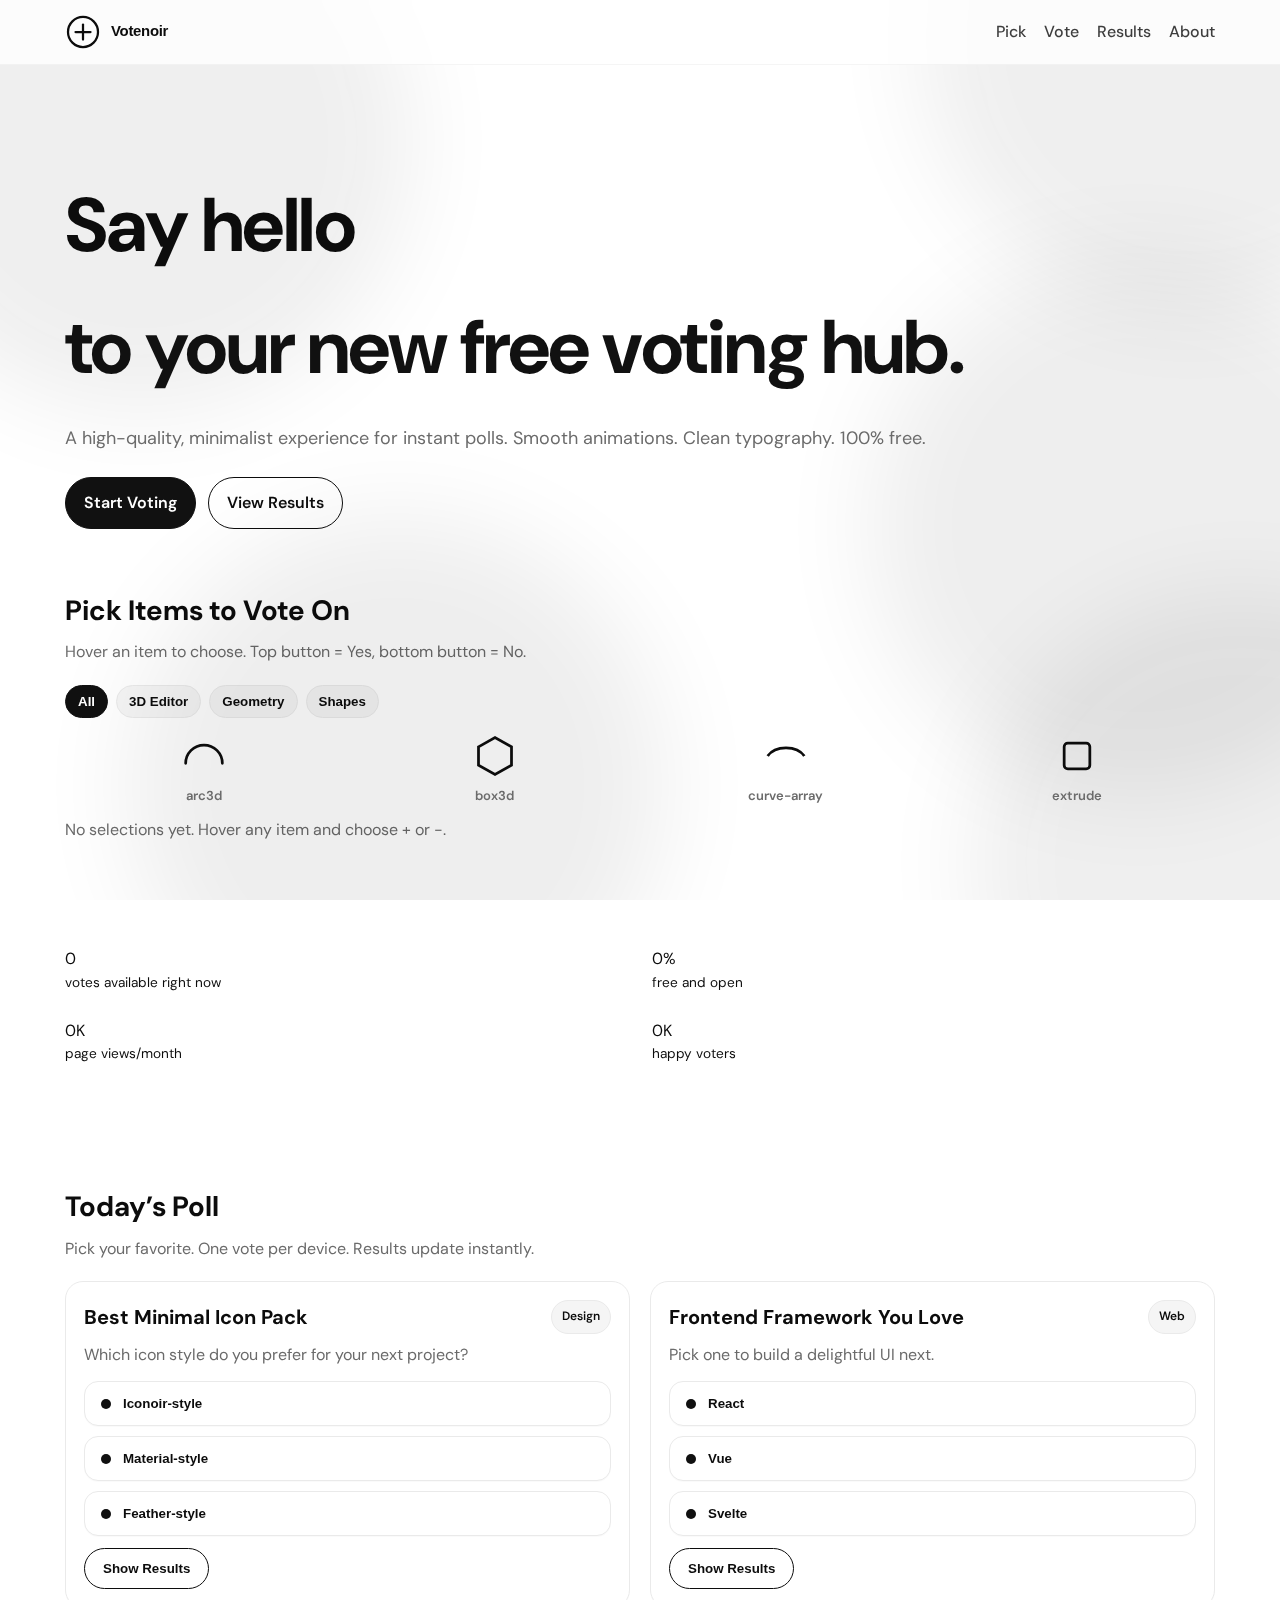
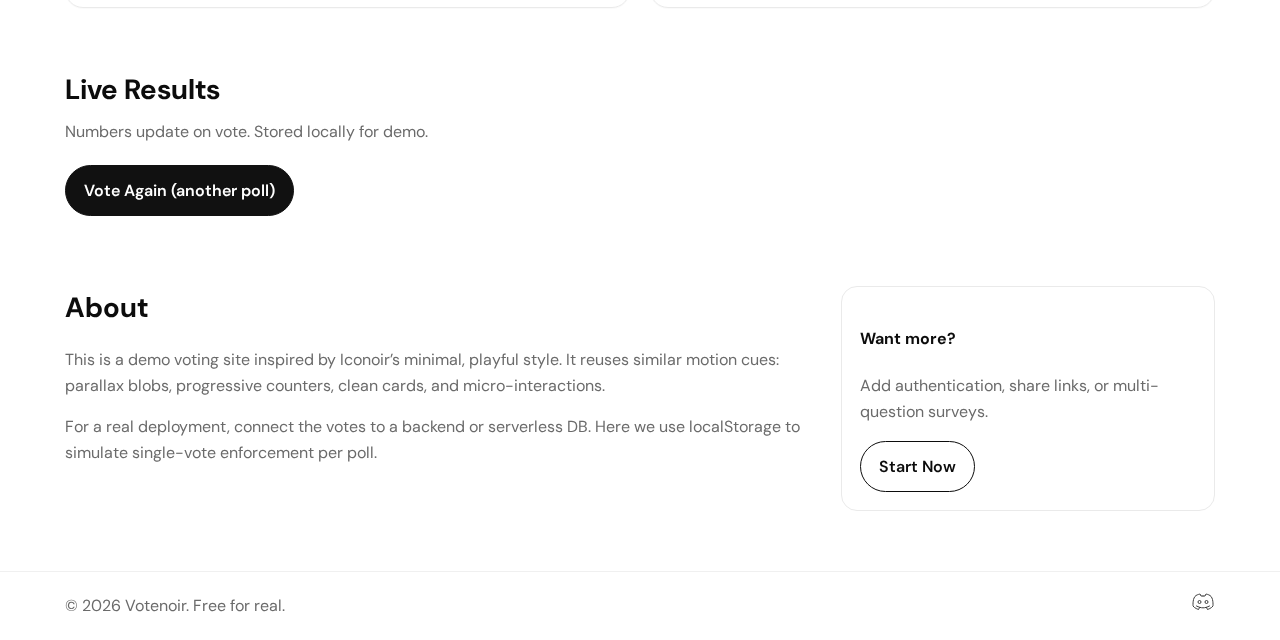
<file: index.html>
<!doctype html>
<html lang="en">
  <head>
    <meta charset="utf-8" />
    <meta name="viewport" content="width=device-width, initial-scale=1" />
    <title>Votenoir — Vote Your Favorite</title>
    <meta name="description" content="A sleek, animated voting site inspired by Iconoir styling." />

    <!-- Fonts -->
    <link rel="preconnect" href="https://fonts.googleapis.com" />
    <link rel="preconnect" href="https://fonts.gstatic.com" crossorigin>
    <link href="https://fonts.googleapis.com/css2?family=DM+Sans:wght@400;500;700&family=IBM+Plex+Mono:wght@400;700&display=swap" rel="stylesheet" />

    <!-- Styles -->
    <link rel="stylesheet" href="./styles.css" />
  </head>
  <body>
    <header class="site-header">
      <div class="container header-inner">
        <a class="brand" href="#">
          <svg class="brand-mark" width="36" height="36" viewBox="0 0 24 24" fill="none" xmlns="http://www.w3.org/2000/svg">
            <circle cx="12" cy="12" r="10" stroke="currentColor" stroke-width="1.5" />
            <path d="M7 12h10" stroke="currentColor" stroke-width="1.5" stroke-linecap="round" />
            <path d="M12 7v10" stroke="currentColor" stroke-width="1.5" stroke-linecap="round" />
          </svg>
          <img class="brand-text" src="./assets/logo.svg" alt="Votenoir" />
        </a>
        <nav class="nav">
          <a href="#pick" class="nav-link">Pick</a>
          <a href="#vote" class="nav-link">Vote</a>
          <a href="#results" class="nav-link">Results</a>
          <a href="#about" class="nav-link">About</a>
          <button class="hamburger" id="menuToggle" aria-label="Menu">
            <svg width="24" height="24" viewBox="0 0 24 24" fill="none" xmlns="http://www.w3.org/2000/svg">
              <path d="M3 6h18M3 12h18M3 18h18" stroke="currentColor" stroke-width="1.5" stroke-linecap="round" />
            </svg>
          </button>
        </nav>
      </div>
    </header>

    <!-- Parallax background shapes -->
    <div class="parallax">
      <div class="blob b1" data-parallax-factor="0.75"></div>
      <div class="blob b2" data-parallax-factor="1.5"></div>
      <div class="blob b3" data-parallax-factor="0.5"></div>
      <div class="blob b4" data-parallax-factor="1.25"></div>
      <div class="blob b5" data-parallax-factor="2"></div>
    </div>

    <!-- Hero -->
    <section class="hero">
      <div class="container">
        <h1 class="hero-line">Say hello</h1>
        <h1 class="hero-line accent">to your new free voting hub.</h1>
        <p class="subtitle">
          A high-quality, minimalist experience for instant polls. Smooth animations. Clean typography.
          100% free.
        </p>
        <div class="hero-cta">
          <a class="btn primary" href="#vote">Start Voting</a>
          <a class="btn ghost" href="#results">View Results</a>
        </div>
      </div>
    </section>

    <!-- Pick Grid (filter-like) -->
    <section id="pick" class="pick">
      <div class="container">
        <h2 class="section-title">Pick Items to Vote On</h2>
        <p class="section-subtitle">Hover an item to choose. Top button = Yes, bottom button = No.</p>
        <div class="filters" role="tablist" aria-label="Filter icons">
          <button class="filter-btn active" data-filter="all" role="tab" aria-selected="true">All</button>
          <button class="filter-btn" data-filter="3d" role="tab" aria-selected="false">3D Editor</button>
          <button class="filter-btn" data-filter="geometry" role="tab" aria-selected="false">Geometry</button>
          <button class="filter-btn" data-filter="shapes" role="tab" aria-selected="false">Shapes</button>
        </div>

        <div class="filter-grid">
          <!-- Sample tiles (replace with real items/images/icons) -->
          <div class="tile" data-item-id="arc3d" data-tags="3d,geometry">
            <div class="tile-canvas">
              <svg width="44" height="44" viewBox="0 0 24 24" fill="none" xmlns="http://www.w3.org/2000/svg">
                <path d="M22 16C22 10.48 17.52 6 12 6C6.48 6 2 10.48 2 16" stroke="currentColor" stroke-width="1.5" stroke-linecap="round"/>
              </svg>
            </div>
            <div class="tile-title">arc3d</div>
            <div class="tile-overlay">
              <button class="tile-action yes" data-pick="yes">Yes</button>
              <button class="tile-action no" data-pick="no">No</button>
              <div class="tile-tools">
                <button class="tool-btn copy-svg" aria-label="Copy SVG">Copy SVG</button>
                <button class="tool-btn download-svg" aria-label="Download SVG">Download</button>
              </div>
            </div>
          </div>

          <div class="tile" data-item-id="box3d" data-tags="3d,shapes">
            <div class="tile-canvas">
              <svg width="44" height="44" viewBox="0 0 24 24" fill="none" xmlns="http://www.w3.org/2000/svg">
                <path d="M3 7L12 2L21 7V17L12 22L3 17V7Z" stroke="currentColor" stroke-width="1.5"/>
              </svg>
            </div>
            <div class="tile-title">box3d</div>
            <div class="tile-overlay">
              <button class="tile-action yes" data-pick="yes">Yes</button>
              <button class="tile-action no" data-pick="no">No</button>
              <div class="tile-tools">
                <button class="tool-btn copy-svg" aria-label="Copy SVG">Copy SVG</button>
                <button class="tool-btn download-svg" aria-label="Download SVG">Download</button>
              </div>
            </div>
          </div>

          <div class="tile" data-item-id="curve-array" data-tags="geometry,shapes">
            <div class="tile-canvas">
              <svg width="44" height="44" viewBox="0 0 24 24" fill="none" xmlns="http://www.w3.org/2000/svg">
                <path d="M2 12C6 6 18 6 22 12" stroke="currentColor" stroke-width="1.5"/>
              </svg>
            </div>
            <div class="tile-title">curve-array</div>
            <div class="tile-overlay">
              <button class="tile-action yes" data-pick="yes">Yes</button>
              <button class="tile-action no" data-pick="no">No</button>
              <div class="tile-tools">
                <button class="tool-btn copy-svg" aria-label="Copy SVG">Copy SVG</button>
                <button class="tool-btn download-svg" aria-label="Download SVG">Download</button>
              </div>
            </div>
          </div>

          <div class="tile" data-item-id="extrude" data-tags="3d,geometry">
            <div class="tile-canvas">
              <svg width="44" height="44" viewBox="0 0 24 24" fill="none" xmlns="http://www.w3.org/2000/svg">
                <rect x="5" y="5" width="14" height="14" rx="2" stroke="currentColor" stroke-width="1.5"/>
              </svg>
            </div>
            <div class="tile-title">extrude</div>
            <div class="tile-overlay">
              <button class="tile-action yes" data-pick="yes">Yes</button>
              <button class="tile-action no" data-pick="no">No</button>
              <div class="tile-tools">
                <button class="tool-btn copy-svg" aria-label="Copy SVG">Copy SVG</button>
                <button class="tool-btn download-svg" aria-label="Download SVG">Download</button>
              </div>
            </div>
          </div>
        </div>

        <div class="pick-foot">
          <span class="muted" id="pick-summary" aria-live="polite"></span>
        </div>
      </div>
    </section>

    <!-- Stats -->
    <section class="stats">
      <div class="container stats-grid">
        <div class="stat">
          <div class="stat-number" data-count-to="1671">0</div>
          <div class="stat-label">votes available right now</div>
        </div>
        <div class="stat">
          <div class="stat-number" data-count-to="100">0%</div>
          <div class="stat-label">free and open</div>
        </div>
        <div class="stat">
          <div class="stat-number" data-count-to="109">0K</div>
          <div class="stat-label">page views/month</div>
        </div>
        <div class="stat">
          <div class="stat-number" data-count-to="41">0K</div>
          <div class="stat-label">happy voters</div>
        </div>
      </div>
    </section>

    <!-- Vote cards -->
    <section id="vote" class="vote">
      <div class="container">
        <h2 class="section-title">Today’s Poll</h2>
        <p class="section-subtitle">Pick your favorite. One vote per device. Results update instantly.</p>

        <div class="cards">
          <!-- Card Template Example -->
          <article class="card" data-poll-id="best-icon-pack">
            <div class="card-head">
              <h3 class="card-title">Best Minimal Icon Pack</h3>
              <span class="badge">Design</span>
            </div>
            <p class="card-desc">Which icon style do you prefer for your next project?</p>
            <div class="options">
              <button class="option" data-option="A">
                <span class="dot"></span>
                Iconoir-style
              </button>
              <button class="option" data-option="B">
                <span class="dot"></span>
                Material-style
              </button>
              <button class="option" data-option="C">
                <span class="dot"></span>
                Feather-style
              </button>
            </div>
            <div class="results hidden">
              <div class="bar" data-option="A"><span class="fill"></span><span class="label">Iconoir-style</span><span class="value">0%</span></div>
              <div class="bar" data-option="B"><span class="fill"></span><span class="label">Material-style</span><span class="value">0%</span></div>
              <div class="bar" data-option="C"><span class="fill"></span><span class="label">Feather-style</span><span class="value">0%</span></div>
            </div>
            <div class="foot">
              <button class="btn ghost show-results">Show Results</button>
              <span class="note" aria-live="polite"></span>
            </div>
          </article>

          <article class="card" data-poll-id="best-framework">
            <div class="card-head">
              <h3 class="card-title">Frontend Framework You Love</h3>
              <span class="badge">Web</span>
            </div>
            <p class="card-desc">Pick one to build a delightful UI next.</p>
            <div class="options">
              <button class="option" data-option="React"><span class="dot"></span>React</button>
              <button class="option" data-option="Vue"><span class="dot"></span>Vue</button>
              <button class="option" data-option="Svelte"><span class="dot"></span>Svelte</button>
            </div>
            <div class="results hidden">
              <div class="bar" data-option="React"><span class="fill"></span><span class="label">React</span><span class="value">0%</span></div>
              <div class="bar" data-option="Vue"><span class="fill"></span><span class="label">Vue</span><span class="value">0%</span></div>
              <div class="bar" data-option="Svelte"><span class="fill"></span><span class="label">Svelte</span><span class="value">0%</span></div>
            </div>
            <div class="foot">
              <button class="btn ghost show-results">Show Results</button>
              <span class="note" aria-live="polite"></span>
            </div>
          </article>
        </div>
      </div>
    </section>

    <!-- Results CTA -->
    <section id="results" class="results-cta">
      <div class="container">
        <h2 class="section-title">Live Results</h2>
        <p class="section-subtitle">Numbers update on vote. Stored locally for demo.</p>
        <a class="btn primary" href="#vote">Vote Again (another poll)</a>
      </div>
    </section>

    <section id="about" class="about">
      <div class="container about-grid">
        <div>
          <h3 class="section-title">About</h3>
          <p class="muted">This is a demo voting site inspired by Iconoir’s minimal, playful style. It reuses similar motion cues: parallax blobs, progressive counters, clean cards, and micro-interactions.</p>
          <p class="muted">For a real deployment, connect the votes to a backend or serverless DB. Here we use localStorage to simulate single-vote enforcement per poll.</p>
        </div>
        <div class="cta-box">
          <h4>Want more?</h4>
          <p class="muted">Add authentication, share links, or multi-question surveys.</p>
          <a class="btn ghost" href="#vote">Start Now</a>
        </div>
      </div>
    </section>

    <footer class="site-footer">
      <div class="container footer-inner">
        <span class="muted">© <span id="year"></span> Votenoir. Free for real.</span>
        <div class="socials">
          <a href="#" aria-label="Discord" class="icon-link">
            <svg width="24" height="24" viewBox="0 0 24 24" fill="none" xmlns="http://www.w3.org/2000/svg">
              <path d="M5.5 16C10.5 18.5 13.5 18.5 18.5 16" stroke="currentColor" stroke-linecap="round" stroke-linejoin="round"/>
              <path d="M15.5 17.5L16.5 19.5C16.5 19.5 20.6713 18.1717 22 16C22 15 22.5301 7.85339 19 5.5C17.5 4.5 15 4 15 4L14 6H12" stroke="currentColor" stroke-linecap="round" stroke-linejoin="round"/>
              <path d="M8.52832 17.5L7.52832 19.5C7.52832 19.5 3.35699 18.1717 2.02832 16C2.02832 15 1.49823 7.85339 5.02832 5.5C6.52832 4.5 9.02832 4 9.02832 4L10.0283 6H12.0283" stroke="currentColor" stroke-linecap="round" stroke-linejoin="round"/>
              <circle cx="8.5" cy="12" r="1.5" stroke="currentColor"/>
              <circle cx="15.5" cy="12" r="1.5" stroke="currentColor"/>
            </svg>
          </a>
        </div>
      </div>
    </footer>

    <script src="./app.js"></script>
  </body>
</html>
</file>
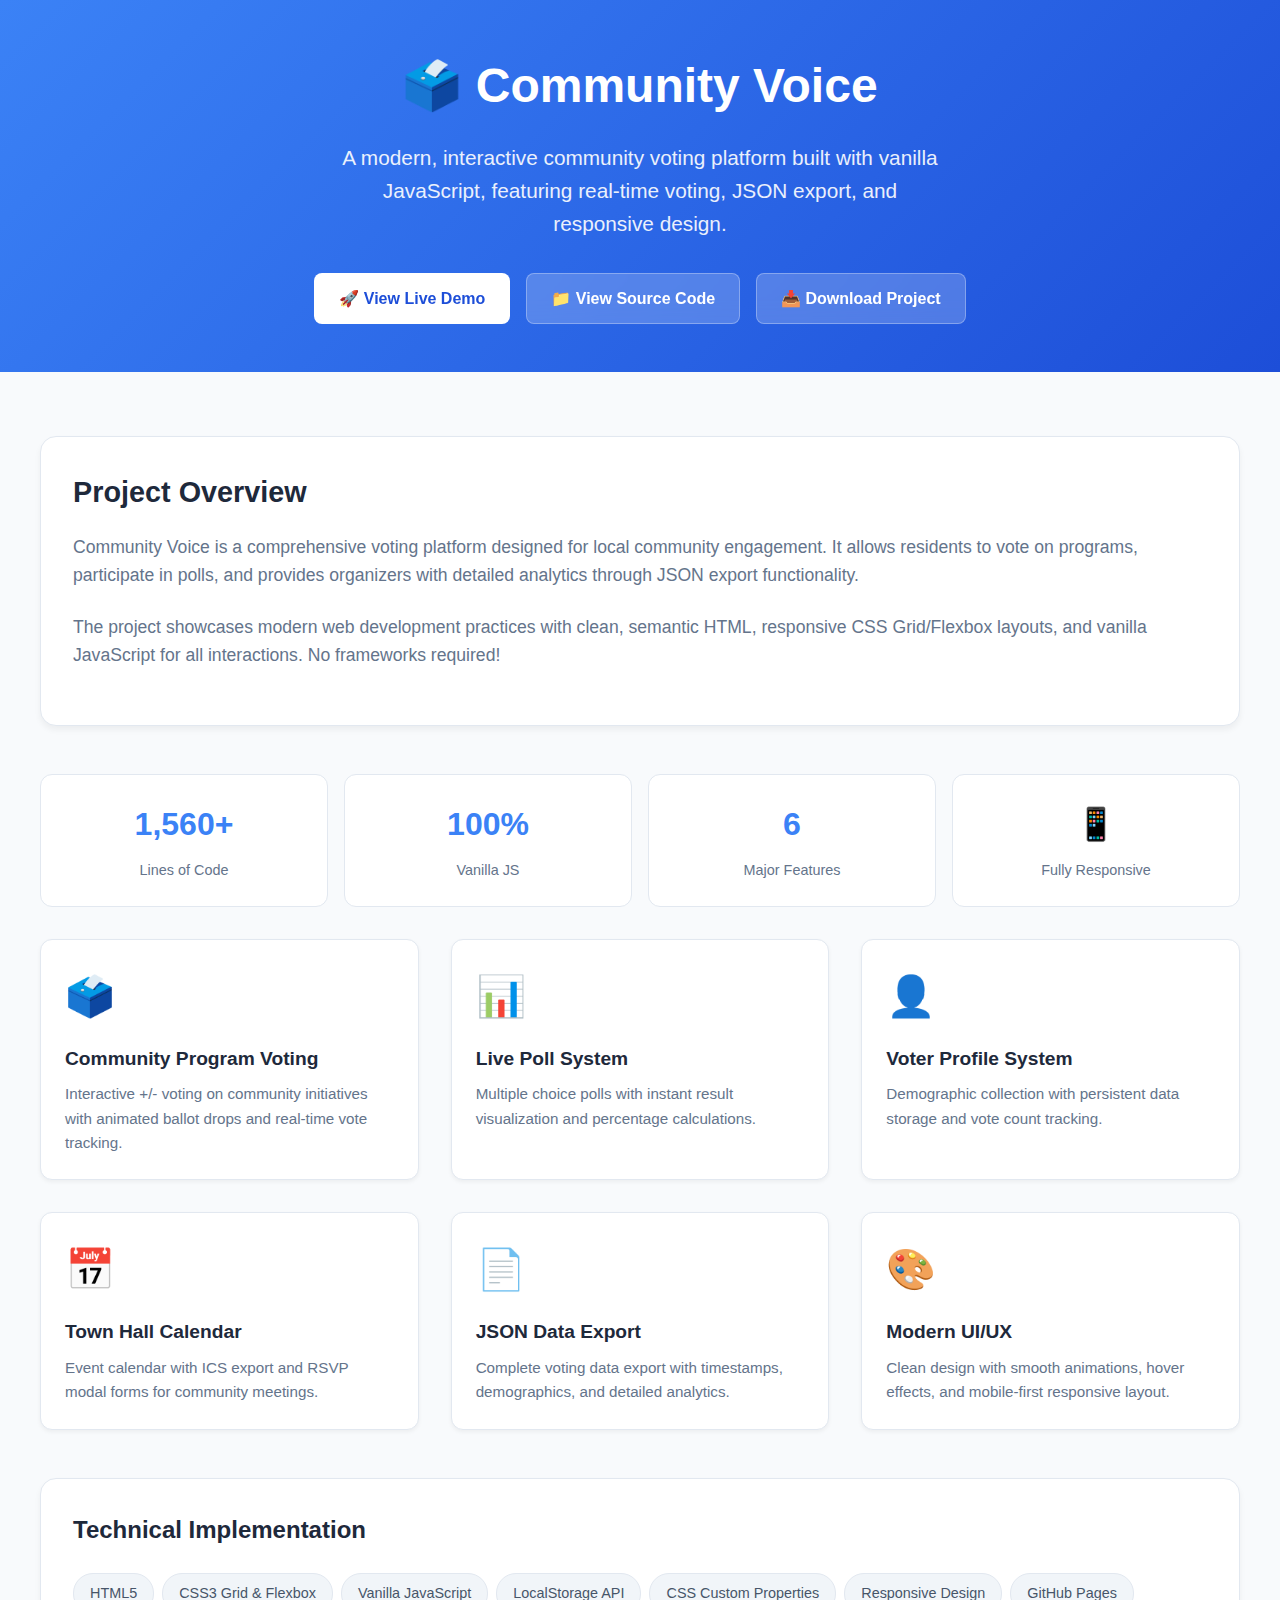
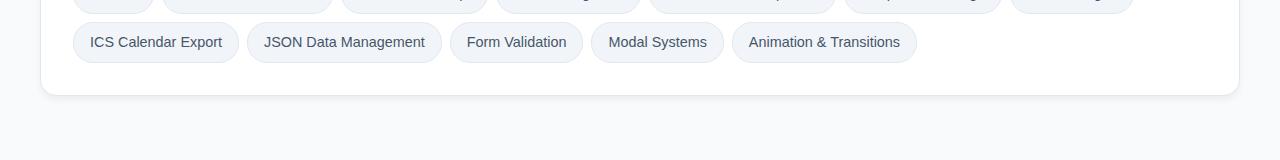
<file: embed-page-content.html>
<!DOCTYPE html>
<html lang="en">
<head>
    <meta charset="UTF-8">
    <meta name="viewport" content="width=device-width, initial-scale=1.0">
    <title>Community Voice - Voting Platform</title>
    <style>
        body {
            margin: 0;
            padding: 0;
            font-family: 'DM Sans', -apple-system, BlinkMacSystemFont, sans-serif;
            background: #f8fafc;
            line-height: 1.6;
        }
        
        .project-header {
            background: linear-gradient(135deg, #3b82f6 0%, #1d4ed8 100%);
            color: white;
            padding: 3rem 2rem;
            text-align: center;
        }
        
        .project-header h1 {
            margin: 0 0 1rem 0;
            font-size: 3rem;
            font-weight: 700;
        }
        
        .project-header p {
            margin: 0 0 2rem 0;
            font-size: 1.3rem;
            opacity: 0.9;
            max-width: 600px;
            margin-left: auto;
            margin-right: auto;
        }
        
        .project-links {
            display: flex;
            gap: 1rem;
            justify-content: center;
            flex-wrap: wrap;
        }
        
        .btn {
            display: inline-flex;
            align-items: center;
            gap: 0.5rem;
            background: rgba(255, 255, 255, 0.2);
            color: white;
            text-decoration: none;
            padding: 0.75rem 1.5rem;
            border-radius: 8px;
            font-weight: 600;
            transition: all 0.2s ease;
            backdrop-filter: blur(10px);
            border: 1px solid rgba(255, 255, 255, 0.3);
        }
        
        .btn:hover {
            background: rgba(255, 255, 255, 0.3);
            transform: translateY(-2px);
        }
        
        .btn.primary {
            background: white;
            color: #1d4ed8;
        }
        
        .btn.primary:hover {
            background: #f1f5f9;
            color: #1e40af;
        }
        
        .project-content {
            max-width: 1200px;
            margin: 0 auto;
            padding: 4rem 2rem;
        }
        
        .project-description {
            background: white;
            border-radius: 16px;
            padding: 2rem;
            margin-bottom: 3rem;
            border: 1px solid #e2e8f0;
            box-shadow: 0 4px 6px rgba(0, 0, 0, 0.05);
        }
        
        .project-description h2 {
            margin: 0 0 1rem 0;
            color: #1e293b;
            font-size: 1.8rem;
        }
        
        .project-description p {
            color: #64748b;
            font-size: 1.1rem;
            margin-bottom: 1.5rem;
        }
        
        .features-grid {
            display: grid;
            grid-template-columns: repeat(auto-fit, minmax(300px, 1fr));
            gap: 2rem;
            margin-bottom: 3rem;
        }
        
        .feature-card {
            background: white;
            border-radius: 12px;
            padding: 1.5rem;
            border: 1px solid #e2e8f0;
            box-shadow: 0 2px 4px rgba(0, 0, 0, 0.05);
            transition: transform 0.2s ease, box-shadow 0.2s ease;
        }
        
        .feature-card:hover {
            transform: translateY(-4px);
            box-shadow: 0 8px 25px rgba(0, 0, 0, 0.1);
        }
        
        .feature-icon {
            font-size: 2.5rem;
            margin-bottom: 1rem;
            display: block;
        }
        
        .feature-card h3 {
            margin: 0 0 0.5rem 0;
            color: #1e293b;
            font-size: 1.2rem;
        }
        
        .feature-card p {
            color: #64748b;
            margin: 0;
            font-size: 0.95rem;
        }
        
        .tech-stack {
            background: white;
            border-radius: 16px;
            padding: 2rem;
            border: 1px solid #e2e8f0;
            box-shadow: 0 4px 6px rgba(0, 0, 0, 0.05);
        }
        
        .tech-stack h2 {
            margin: 0 0 1.5rem 0;
            color: #1e293b;
        }
        
        .tech-tags {
            display: flex;
            flex-wrap: wrap;
            gap: 0.5rem;
        }
        
        .tech-tag {
            background: #f1f5f9;
            color: #475569;
            padding: 0.5rem 1rem;
            border-radius: 20px;
            font-size: 0.9rem;
            font-weight: 500;
            border: 1px solid #e2e8f0;
        }
        
        .stats-row {
            display: grid;
            grid-template-columns: repeat(4, 1fr);
            gap: 1rem;
            margin: 2rem 0;
        }
        
        .stat-item {
            background: white;
            padding: 1.5rem;
            border-radius: 12px;
            text-align: center;
            border: 1px solid #e2e8f0;
        }
        
        .stat-number {
            font-size: 2rem;
            font-weight: 700;
            color: #3b82f6;
            display: block;
        }
        
        .stat-label {
            font-size: 0.9rem;
            color: #64748b;
            margin-top: 0.5rem;
        }
        
        @media (max-width: 768px) {
            .project-header h1 {
                font-size: 2.5rem;
            }
            
            .project-header p {
                font-size: 1.1rem;
            }
            
            .project-links {
                flex-direction: column;
                align-items: center;
            }
            
            .btn {
                width: 100%;
                max-width: 300px;
                justify-content: center;
            }
            
            .stats-row {
                grid-template-columns: repeat(2, 1fr);
            }
        }
        
        @media (max-width: 480px) {
            .stats-row {
                grid-template-columns: 1fr;
            }
        }
    </style>
</head>
<body>
    <div class="project-header">
        <h1>🗳️ Community Voice</h1>
        <p>A modern, interactive community voting platform built with vanilla JavaScript, featuring real-time voting, JSON export, and responsive design.</p>
        
        <div class="project-links">
            <a href="https://alfa2267.github.io/vote-site-iconoir-style/" target="_blank" class="btn primary">
                🚀 View Live Demo
            </a>
            <a href="https://github.com/alfa2267/vote-site-iconoir-style" target="_blank" class="btn">
                📁 View Source Code
            </a>
            <a href="https://github.com/alfa2267/vote-site-iconoir-style/archive/refs/heads/main.zip" class="btn">
                📥 Download Project
            </a>
        </div>
    </div>
    
    <div class="project-content">
        <div class="project-description">
            <h2>Project Overview</h2>
            <p>Community Voice is a comprehensive voting platform designed for local community engagement. It allows residents to vote on programs, participate in polls, and provides organizers with detailed analytics through JSON export functionality.</p>
            <p>The project showcases modern web development practices with clean, semantic HTML, responsive CSS Grid/Flexbox layouts, and vanilla JavaScript for all interactions. No frameworks required!</p>
        </div>
        
        <div class="stats-row">
            <div class="stat-item">
                <span class="stat-number">1,560+</span>
                <div class="stat-label">Lines of Code</div>
            </div>
            <div class="stat-item">
                <span class="stat-number">100%</span>
                <div class="stat-label">Vanilla JS</div>
            </div>
            <div class="stat-item">
                <span class="stat-number">6</span>
                <div class="stat-label">Major Features</div>
            </div>
            <div class="stat-item">
                <span class="stat-number">📱</span>
                <div class="stat-label">Fully Responsive</div>
            </div>
        </div>
        
        <div class="features-grid">
            <div class="feature-card">
                <span class="feature-icon">🗳️</span>
                <h3>Community Program Voting</h3>
                <p>Interactive +/- voting on community initiatives with animated ballot drops and real-time vote tracking.</p>
            </div>
            
            <div class="feature-card">
                <span class="feature-icon">📊</span>
                <h3>Live Poll System</h3>
                <p>Multiple choice polls with instant result visualization and percentage calculations.</p>
            </div>
            
            <div class="feature-card">
                <span class="feature-icon">👤</span>
                <h3>Voter Profile System</h3>
                <p>Demographic collection with persistent data storage and vote count tracking.</p>
            </div>
            
            <div class="feature-card">
                <span class="feature-icon">📅</span>
                <h3>Town Hall Calendar</h3>
                <p>Event calendar with ICS export and RSVP modal forms for community meetings.</p>
            </div>
            
            <div class="feature-card">
                <span class="feature-icon">📄</span>
                <h3>JSON Data Export</h3>
                <p>Complete voting data export with timestamps, demographics, and detailed analytics.</p>
            </div>
            
            <div class="feature-card">
                <span class="feature-icon">🎨</span>
                <h3>Modern UI/UX</h3>
                <p>Clean design with smooth animations, hover effects, and mobile-first responsive layout.</p>
            </div>
        </div>
        
        <div class="tech-stack">
            <h2>Technical Implementation</h2>
            <div class="tech-tags">
                <span class="tech-tag">HTML5</span>
                <span class="tech-tag">CSS3 Grid & Flexbox</span>
                <span class="tech-tag">Vanilla JavaScript</span>
                <span class="tech-tag">LocalStorage API</span>
                <span class="tech-tag">CSS Custom Properties</span>
                <span class="tech-tag">Responsive Design</span>
                <span class="tech-tag">GitHub Pages</span>
                <span class="tech-tag">ICS Calendar Export</span>
                <span class="tech-tag">JSON Data Management</span>
                <span class="tech-tag">Form Validation</span>
                <span class="tech-tag">Modal Systems</span>
                <span class="tech-tag">Animation & Transitions</span>
            </div>
        </div>
    </div>
</body>
</html>
</file>
<file: styles.css>
/* Votenoir Styles — inspired by Iconoir look */
:root {
  --bg: #fff;
  --fg: #0c0c0c;
  --muted: #6b6b6b;
  --primary: #111;
  --primary-acc: #0e0e0e;
  --card: #ffffff;
  --card-border: #eaeaea;
  --accent: #111;
  --pill: #f5f5f5;
  --font-sans: 'DM Sans', system-ui, -apple-system, Segoe UI, Roboto, Helvetica, Arial, 'Apple Color Emoji', 'Segoe UI Emoji';
  --black: #0c0c0c;
  --white: #fff;
  --border: #eaeaea;
  --gray-300: #d1d5db;
  --gray-600: #6b6b6b;
}

* { box-sizing: border-box; }
html, body { height: 100%; }
body {
  margin: 0;
  background: var(--bg);
  color: var(--fg);
  font-family: var(--font-sans);
  line-height: 1.6;
}

img { max-width: 100%; display: block; }

.container { width: min(1150px, 92%); margin: 0 auto; }

/* Header */
.site-header { position: sticky; top: 0; z-index: 50; background: rgba(255,255,255,0.8); backdrop-filter: saturate(180%) blur(10px); border-bottom: 1px solid rgba(0,0,0,0.04); }
.header-inner { display: flex; align-items: center; justify-content: space-between; padding: 14px 0; }
.brand { display: flex; align-items: center; gap: 10px; color: inherit; text-decoration: none; }
.brand-mark { color: var(--fg); }
.brand-text { height: 20px; }
.nav { display: flex; align-items: center; gap: 18px; }
.nav-link { color: var(--fg); text-decoration: none; opacity: .8; font-weight: 500; }
.nav-link:hover { opacity: 1; }
.hamburger { display: none; border: 0; background: transparent; color: var(--fg); }

@media (max-width: 780px) {
  .nav-link { display: none; }
  .hamburger { display: inline-flex; }
}

/* Parallax blobs */
.parallax { position: absolute; inset: 0; overflow: hidden; pointer-events: none; }
.blob { position: absolute; width: 42vmax; height: 42vmax; border-radius: 50%; filter: blur(50px); opacity: 0.07; transform: translate3d(0,0,0); }
.b1 { background: #111; top: -10vmax; left: -10vmax; }
.b2 { background: #111; top: -18vmax; right: -14vmax; }
.b3 { background: #000; bottom: -12vmax; left: 10vmax; }
.b4 { background: #000; top: 20vmax; right: -10vmax; }
.b5 { background: #111; bottom: -18vmax; right: -18vmax; }

/* Hero */
.hero { position: relative; padding: 100px 0 24px; overflow: hidden; }
.hero-line { font-size: clamp(36px, 6.2vw, 76px); margin: 0; font-weight: 700; letter-spacing: -0.02em; }
.hero-line.accent { color: var(--accent); }
.subtitle { margin: 16px 0 24px; font-size: 18px; color: var(--muted); max-width: 900px; }
.hero-cta { display: flex; gap: 12px; }

/* Buttons */
.btn { display: inline-flex; align-items: center; justify-content: center; gap: 10px; border-radius: 999px; padding: 12px 18px; border: 1px solid var(--fg); color: var(--fg); background: transparent; text-decoration: none; font-weight: 600; transition: transform .14s ease, background .2s; }
.btn.primary { background: var(--primary); color: #fff; border-color: var(--primary); }
.btn.ghost:hover { background: var(--pill); }
.btn:active { transform: translateY(1px); }

/* Stats */
.stats {
  padding: 6rem 0;
  .stats-grid { grid-template-columns: 1fr 1fr; }
}
@media (max-width: 560px) {
  .stats-grid { grid-template-columns: 1fr; }
}

/* Sections */
.section-title { font-size: 28px; margin: 0 0 6px; }
.section-subtitle { color: var(--muted); margin: 0 0 20px; }

/* Vote cards */
.vote { padding: 40px 0 20px; }
.cards { display: grid; grid-template-columns: 1fr 1fr; gap: 20px; }
@media (max-width: 900px) { .cards { grid-template-columns: 1fr; } }

.card { background: var(--card); border: 1px solid var(--card-border); border-radius: 18px; padding: 18px; box-shadow: 0 1px 0 rgba(0,0,0,0.02); transform: translateZ(0); }
.card-head { display: flex; align-items: center; justify-content: space-between; gap: 12px; margin-bottom: 6px; }
.card-title { margin: 0; font-size: 20px; }
.badge { display: inline-block; background: var(--pill); color: var(--fg); border: 1px solid var(--card-border); padding: 6px 10px; border-radius: 999px; font-size: 12px; font-weight: 600; }
.card-desc { color: var(--muted); margin: 8px 0 14px; }

.options { display: grid; gap: 10px; margin-bottom: 10px; }
.option { width: 100%; text-align: left; border: 1px solid var(--card-border); background: var(--card); color: var(--fg); border-radius: 14px; padding: 14px 16px; font-weight: 700; display: flex; align-items: center; gap: 12px; cursor: pointer; transition: border-color .15s ease, transform .12s ease, background .15s, box-shadow .15s ease; position: relative; overflow: hidden; box-shadow: 0 1px 0 rgba(0,0,0,0.02); }
.option .dot { width: 10px; height: 10px; border-radius: 50%; background: #111; box-shadow: 0 0 0 2px rgba(0,0,0,0.06) inset; }
.option:hover { background: #fff; border-color: #ddd; box-shadow: 0 1px 0 rgba(0,0,0,0.03); }
.option:active { transform: translateY(1px); }
.option[disabled] { cursor: not-allowed; opacity: .6; }
.option.selected { border-color: #22c55e; box-shadow: 0 0 0 3px rgba(34,197,94,0.12) inset; }

.results.hidden { display: none; }
.results { display: grid; gap: 10px; margin: 10px 0 0; }
.bar { position: relative; height: 38px; border: 1px solid var(--card-border); border-radius: 12px; overflow: hidden; display: grid; grid-template-columns: 1fr auto; align-items: center; }
.bar .fill { position: absolute; inset: 0 auto 0 0; width: 0%; background: #111; opacity: 0.08; transition: width .6s cubic-bezier(.2,.8,.2,1); }
.bar .label { position: relative; padding: 0 12px; font-weight: 600; }
.bar .value { position: relative; padding: 0 12px; font-family: 'IBM Plex Mono', ui-monospace, SFMono-Regular, Menlo, Monaco, Consolas, monospace; color: var(--muted); }

.foot { display: flex; align-items: center; justify-content: space-between; margin-top: 12px; }
.note { color: var(--muted); font-size: 13px; }

/* Results CTA */
.results-cta { padding: 40px 0; }

/* About */
.about { padding: 30px 0 60px; }
.about-grid { display: grid; grid-template-columns: 2fr 1fr; gap: 28px; align-items: start; }
.cta-box { border: 1px solid var(--card-border); border-radius: 16px; padding: 18px; }
.muted { color: var(--muted); }

@media (max-width: 900px) {
  .about-grid { grid-template-columns: 1fr; }
}

/* Footer */
.site-footer { border-top: 1px solid rgba(0,0,0,0.06); padding: 18px 0; }
.footer-inner { display: flex; align-items: center; justify-content: space-between; }
.icon-link { color: var(--fg); opacity: .8; }
.icon-link:hover { opacity: 1; }

/* Pick (Iconoir-style filter grid) */
.pick { padding: 36px 0 24px; }
.filters { display: flex; flex-wrap: wrap; gap: 8px; margin: 10px 0 16px; }
.filter-btn { appearance: none; border: 1px solid var(--card-border); background: var(--pill); color: var(--fg); border-radius: 999px; padding: 8px 12px; font-weight: 600; cursor: pointer; transition: background .15s ease, border-color .15s ease; }
.filter-btn:hover { background: #efefef; }
.filter-btn.active { background: #111; color: #fff; border-color: #111; }

/* Pick layout with sticky aside */
.pick-layout { display: grid; grid-template-columns: 1fr 320px; gap: 26px; align-items: start; }
.pick-main { min-width: 0; }
.pick-aside { position: relative; }
.aside.sticky { position: sticky; top: 84px; }
.aside-card { background: var(--card); border: 1px solid var(--card-border); border-radius: 16px; padding: 14px; box-shadow: 0 1px 0 rgba(0,0,0,0.02); }
.aside-card + .aside-card { margin-top: 14px; }
.aside-title { font-weight: 700; margin: 2px 0 10px; }
.aside-control { display: grid; gap: 6px; margin: 10px 0; }
.aside-control input[type="range"] { width: 100%; }
.tiny { font-size: 12px; }

.search-input { width: 100%; padding: 12px 14px; border-radius: 12px; border: 1px solid var(--card-border); background: #fff; color: var(--fg); outline: none; box-shadow: 0 1px 0 rgba(0,0,0,0.02) inset; }
.search-input::placeholder { color: var(--gray-600); }

.btn.small { padding: 8px 12px; font-size: 14px; }

.filter-grid { display: grid; grid-template-columns: repeat(4, 1fr); gap: 14px; }
@media (max-width: 1100px) { .filter-grid { grid-template-columns: repeat(3, 1fr); } }
@media (max-width: 720px) { .filter-grid { grid-template-columns: repeat(2, 1fr); } }

@media (max-width: 1100px) {
  .pick-layout { grid-template-columns: 1fr; }
  .pick-aside { order: -1; }
  .aside.sticky { position: static; }
}

/* Tile container becomes layout-only; box styles move to .tile-visual */
.tile { position: relative; background: transparent; border: 0; padding: 0; display: flex; flex-direction: column; align-items: stretch; }
/* Visual area (icon) */
.tile-visual { position: relative; border-radius: 14px; overflow: hidden; min-height: 120px; display: grid; place-items: center; background: var(--card); border: 1px solid var(--card-border); box-shadow: 0 1px 0 rgba(0,0,0,0.02); z-index: 0; }
.tile-visual:hover { border-color: #ddd; box-shadow: 0 1px 0 rgba(0,0,0,0.03); }
.tile-canvas { display: grid; place-items: center; color: var(--fg); }
.tile-title { margin-top: 8px; font-size: 13px; color: var(--muted); font-weight: 600; text-align: center; }

/* Overlay covers only the visual box */
.tile-overlay { position: absolute; inset: 0; display: grid; grid-template-rows: 1fr 1fr; align-items: stretch; justify-items: stretch; padding: 0; background: transparent; opacity: 0; pointer-events: none; transition: opacity .15s ease; z-index: 2; }
.tile-visual:has(.ballot-anim.play) .tile-overlay { opacity: 0 !important; pointer-events: none !important; }
.tile-visual:hover .tile-overlay, .tile-visual:focus-within .tile-overlay { opacity: 1; pointer-events: auto; }

/* Full-bleed stacked actions inside visual */
.tile-action { appearance: none; border: 1px solid var(--border); padding: 10px 12px; font-weight: 800; cursor: pointer; transition: transform .1s ease, background .15s, color .15s, border-color .15s; width: 100%; height: 100%; }
.tile-action.yes { background: #111; color: #fff; border-color: #111; border-radius: 12px 12px 0 0; }
.tile-action.no { background: #fff; color: var(--fg); border-top: 0; border-radius: 0 0 12px 12px; }
.tile-action:active { transform: translateY(1px); }

/* Hide extra tool buttons in this overlay style */
.tile-tools { display: none; }
.tool-btn { appearance: none; border: 1px solid var(--card-border); background: #fff; color: var(--fg); border-radius: 10px; padding: 6px 10px; font-weight: 600; font-size: 12px; cursor: pointer; }
.tool-btn:hover { background: #fafafa; }

/* Selected states (Yes/No) on visual box */
.tile.selected-yes .tile-visual { border-color: #22c55e; box-shadow: 0 0 0 3px rgba(34,197,94,0.15) inset; }
.tile.selected-no .tile-visual { border-color: #ef4444; box-shadow: 0 0 0 3px rgba(239,68,68,0.14) inset; }

.pick-foot { margin-top: 10px; display: flex; align-items: center; justify-content: space-between; }

/* Ballot animation overlay */
.ballot-anim { position: absolute; inset: 0; display: grid; place-items: center; pointer-events: none; opacity: 0; transition: opacity .15s ease; z-index: 10; }
.ballot-anim svg { width: 64px; height: 64px; }
.ballot-anim.play { opacity: 1; background: rgba(255, 255, 255, 0.95); }
.ballot-anim .paper { transform-origin: 40px 8px; opacity: 0; }
.ballot-anim.play .paper { animation: paper-drop 1000ms cubic-bezier(.2,.8,.2,1) forwards; }
.ballot-anim.play .box { animation: box-bounce 700ms cubic-bezier(.2,.8,.2,1) 120ms both; }
.ballot-anim.yes .acc { stroke: #22c55e; }
.ballot-anim.no .acc { stroke: #ef4444; }

@keyframes paper-drop {
  0% { transform: translateY(-22px) rotate(-6deg); opacity: 0; }
  45% { opacity: 1; }
  60% { transform: translateY(0) rotate(0deg); }
  100% { transform: translateY(14px) rotate(0deg); opacity: 0; }
}
@keyframes box-bounce {
  0% { transform: translateY(0); }
  40% { transform: translateY(2px); }
  100% { transform: translateY(0); }
}

/* About Section */
.about-section {
  padding: 80px 0;
  background: var(--bg-secondary);
}

.about-layout {
  display: grid;
  grid-template-columns: 25% 75%;
  gap: 40px;
  align-items: start;
}

@media (max-width: 768px) {
  .about-layout {
    grid-template-columns: 1fr;
    gap: 32px;
  }
}

/* Voter Profile Card (1/4 width) */
.voter-profile {
  background: var(--bg-primary);
  border: 1px solid var(--border-color);
  border-radius: 16px;
  padding: 24px;
  box-shadow: 0 4px 12px rgba(0, 0, 0, 0.05);
  position: sticky;
  top: 100px;
}

.profile-header {
  display: flex;
  flex-direction: column;
  align-items: center;
  margin-bottom: 24px;
  text-align: center;
}

.profile-avatar {
  font-size: 3rem;
  background: var(--accent-color);
  color: white;
  width: 80px;
  height: 80px;
  border-radius: 50%;
  display: flex;
  align-items: center;
  justify-content: center;
  margin-bottom: 12px;
}

.profile-header h3 {
  font-size: 1.25rem;
  font-weight: 600;
  margin: 0;
  color: var(--text-primary);
}

.profile-form {
  display: flex;
  flex-direction: column;
  gap: 16px;
  margin-bottom: 24px;
}

.form-group.compact {
  display: flex;
  flex-direction: column;
  gap: 6px;
}

.form-group.compact label {
  font-weight: 500;
  color: var(--text-primary);
  font-size: 0.85rem;
}

.form-control.small {
  padding: 8px 12px;
  border: 1.5px solid var(--border-color);
  border-radius: 6px;
  background: var(--bg-secondary);
  color: var(--text-primary);
  font-size: 0.85rem;
  transition: border-color 0.2s ease, box-shadow 0.2s ease;
}

.form-control.small:focus {
  outline: none;
  border-color: var(--accent-color);
  box-shadow: 0 0 0 2px var(--accent-color-alpha);
}

.profile-stats {
  border-top: 1px solid var(--border-color);
  padding-top: 16px;
}

.stat-item {
  display: flex;
  justify-content: space-between;
  align-items: center;
}

.stat-label {
  font-size: 0.85rem;
  color: var(--text-secondary);
}

.stat-value {
  font-size: 1.25rem;
  font-weight: 700;
  color: var(--accent-color);
}

.profile-actions {
  margin-top: 16px;
  padding-top: 16px;
  border-top: 1px solid var(--border-color);
}

.profile-actions .btn {
  width: 100%;
  font-size: 0.85rem;
  padding: 8px 12px;
}

/* About Items (3/4 width) */
.about-items .section-title {
  margin-bottom: 24px;
}

.info-grid {
  display: grid;
  grid-template-columns: repeat(auto-fit, minmax(280px, 1fr));
  gap: 20px;
}

.info-card {
  display: flex;
  gap: 16px;
  padding: 20px;
  background: var(--bg-primary);
  border: 1px solid var(--border-color);
  border-radius: 12px;
  transition: transform 0.2s ease, box-shadow 0.2s ease;
}

.info-card:hover {
  transform: translateY(-2px);
  box-shadow: 0 8px 24px var(--shadow-color);
}

.info-icon {
  font-size: 2rem;
  flex-shrink: 0;
}

.info-content h4 {
  font-size: 1.1rem;
  font-weight: 600;
  margin-bottom: 8px;
  color: var(--text-primary);
}

.info-content p {
  color: var(--text-secondary);
  line-height: 1.5;
  margin: 0;
  font-size: 0.95rem;
}

/* Stats Cards */
.stats {
  padding: 80px 0;
  background: var(--bg-secondary);
}

.stats .section-title {
  text-align: center;
  margin-bottom: 48px;
}

.stats-grid {
  display: grid;
  grid-template-columns: repeat(auto-fit, minmax(280px, 1fr));
  gap: 24px;
}

.stat-card {
  background: var(--bg-primary);
  border: 1px solid var(--border-color);
  border-radius: 16px;
  padding: 32px 24px;
  text-align: center;
  transition: transform 0.2s ease, box-shadow 0.2s ease;
  position: relative;
  overflow: hidden;
}

.stat-card:hover {
  transform: translateY(-4px);
  box-shadow: 0 12px 32px rgba(0, 0, 0, 0.08);
}

.stat-card::before {
  content: '';
  position: absolute;
  top: 0;
  left: 0;
  right: 0;
  height: 4px;
  background: linear-gradient(90deg, var(--accent-color), rgba(59, 130, 246, 0.6));
}

.stat-icon {
  font-size: 3rem;
  margin-bottom: 16px;
  display: block;
}

.stat-content {
  position: relative;
  z-index: 1;
}

.stat-card .stat-number {
  font-size: 3rem;
  font-weight: 700;
  color: var(--accent-color);
  margin-bottom: 8px;
  display: block;
  line-height: 1;
}

.stat-card .stat-label {
  font-size: 1.1rem;
  font-weight: 600;
  color: var(--text-primary);
  margin-bottom: 8px;
  display: block;
}

.stat-description {
  font-size: 0.9rem;
  color: var(--text-secondary);
  line-height: 1.4;
}

@media (max-width: 768px) {
  .stats-grid {
    grid-template-columns: 1fr;
    gap: 20px;
  }
  
  .stat-card {
    padding: 28px 20px;
  }
  
  .stat-card .stat-number {
    font-size: 2.5rem;
  }
  
  .stat-icon {
    font-size: 2.5rem;
    margin-bottom: 12px;
  }
}

/* Monthly Town Halls */
.town-halls {
  padding: 80px 0;
  background: var(--bg-primary);
}

.calendar-grid {
  display: grid;
  grid-template-columns: repeat(auto-fit, minmax(350px, 1fr));
  gap: 24px;
  margin: 40px 0;
}

.event-card {
  display: flex;
  background: var(--bg-primary);
  border: 1px solid var(--border-color);
  border-radius: 16px;
  padding: 24px;
  transition: transform 0.2s ease, box-shadow 0.2s ease, border-color 0.2s ease;
  position: relative;
  overflow: hidden;
}

.event-card:hover {
  transform: translateY(-2px);
  box-shadow: 0 8px 32px rgba(0, 0, 0, 0.08);
  border-color: var(--accent-color);
}

.event-card.upcoming {
  border-color: var(--accent-color);
  background: linear-gradient(135deg, var(--bg-primary) 0%, rgba(59, 130, 246, 0.02) 100%);
}

.event-card.upcoming::before {
  content: "NEXT";
  position: absolute;
  top: -1px;
  right: 16px;
  background: var(--accent-color);
  color: white;
  font-size: 0.7rem;
  font-weight: 700;
  padding: 4px 12px;
  border-radius: 0 0 8px 8px;
}

.event-date {
  flex-shrink: 0;
  display: flex;
  flex-direction: column;
  align-items: center;
  justify-content: center;
  width: 80px;
  height: 80px;
  background: var(--bg-secondary);
  border: 2px solid var(--border-color);
  border-radius: 12px;
  margin-right: 20px;
  text-align: center;
}

.event-card.upcoming .event-date {
  background: var(--accent-color);
  border-color: var(--accent-color);
  color: white;
}

.event-date .month {
  font-size: 0.75rem;
  font-weight: 700;
  letter-spacing: 0.5px;
}

.event-date .day {
  font-size: 1.75rem;
  font-weight: 700;
  line-height: 1;
}

.event-details {
  flex: 1;
}

.event-title {
  font-size: 1.25rem;
  font-weight: 600;
  margin: 0 0 12px 0;
  color: var(--text-primary);
}

.event-time,
.event-location {
  display: flex;
  align-items: center;
  gap: 8px;
  font-size: 0.9rem;
  color: var(--text-secondary);
  margin-bottom: 8px;
}

.event-time svg,
.event-location svg {
  flex-shrink: 0;
  opacity: 0.7;
}

.event-description {
  color: var(--text-secondary);
  font-size: 0.95rem;
  line-height: 1.5;
  margin: 12px 0 16px 0;
}

.event-tags {
  display: flex;
  gap: 8px;
  flex-wrap: wrap;
}

.tag {
  display: inline-block;
  background: var(--bg-secondary);
  color: var(--text-secondary);
  font-size: 0.75rem;
  font-weight: 500;
  padding: 4px 8px;
  border-radius: 6px;
  border: 1px solid var(--border-color);
}

.event-card.upcoming .tag {
  background: rgba(59, 130, 246, 0.1);
  color: var(--accent-color);
  border-color: rgba(59, 130, 246, 0.2);
}

.calendar-footer {
  margin-top: 40px;
  text-align: center;
  padding-top: 32px;
  border-top: 1px solid var(--border-color);
}

.calendar-footer p {
  margin-bottom: 24px;
  color: var(--text-secondary);
}

.calendar-actions {
  display: flex;
  gap: 16px;
  justify-content: center;
  flex-wrap: wrap;
}

@media (max-width: 768px) {
  .calendar-grid {
    grid-template-columns: 1fr;
  }
  
  .calendar-actions {
    flex-direction: column;
    align-items: center;
  }
  
  .calendar-actions .btn {
    min-width: 200px;
  }
}

/* RSVP Modal */
.modal {
  position: fixed;
  top: 0;
  left: 0;
  width: 100%;
  height: 100%;
  z-index: 1000;
  display: flex;
  align-items: center;
  justify-content: center;
  opacity: 1;
  transition: opacity 0.2s ease;
}

.modal.hidden {
  opacity: 0;
  pointer-events: none;
}

.modal-backdrop {
  position: absolute;
  top: 0;
  left: 0;
  width: 100%;
  height: 100%;
  background: rgba(0, 0, 0, 0.5);
  backdrop-filter: blur(4px);
}

.modal-content {
  position: relative;
  background: var(--bg-primary);
  border: 1px solid var(--border-color);
  border-radius: 16px;
  max-width: 500px;
  width: 90%;
  max-height: 80vh;
  overflow: hidden;
  box-shadow: 0 20px 40px rgba(0, 0, 0, 0.15);
  transform: scale(1);
  transition: transform 0.2s ease;
}

.modal.hidden .modal-content {
  transform: scale(0.95);
}

.modal-header {
  display: flex;
  align-items: center;
  justify-content: space-between;
  padding: 24px 24px 0 24px;
  border-bottom: 1px solid var(--border-color);
  margin-bottom: 24px;
}

.modal-header h3 {
  font-size: 1.5rem;
  font-weight: 600;
  margin: 0;
  color: var(--text-primary);
}

.modal-close {
  background: none;
  border: none;
  color: var(--text-secondary);
  cursor: pointer;
  padding: 8px;
  border-radius: 6px;
  transition: background-color 0.2s ease, color 0.2s ease;
}

.modal-close:hover {
  background: var(--bg-secondary);
  color: var(--text-primary);
}

.modal-body {
  padding: 0 24px 24px 24px;
  max-height: 60vh;
  overflow-y: auto;
}

.event-info {
  background: var(--bg-secondary);
  border: 1px solid var(--border-color);
  border-radius: 12px;
  padding: 16px;
  margin-bottom: 24px;
}

.event-info h4 {
  font-size: 1.25rem;
  font-weight: 600;
  margin: 0 0 12px 0;
  color: var(--text-primary);
}

.event-meta {
  display: flex;
  flex-direction: column;
  gap: 8px;
}

.meta-item {
  display: flex;
  align-items: center;
  gap: 8px;
  font-size: 0.9rem;
  color: var(--text-secondary);
}

.meta-item svg {
  flex-shrink: 0;
  opacity: 0.7;
}

.rsvp-form .form-group {
  margin-bottom: 20px;
}

.rsvp-form label {
  display: block;
  font-weight: 500;
  color: var(--text-primary);
  margin-bottom: 6px;
  font-size: 0.95rem;
}

.rsvp-form .form-control {
  width: 100%;
  padding: 12px 16px;
  border: 1.5px solid var(--border-color);
  border-radius: 8px;
  background: var(--bg-primary);
  color: var(--text-primary);
  font-size: 0.95rem;
  transition: border-color 0.2s ease, box-shadow 0.2s ease;
  box-sizing: border-box;
}

.rsvp-form .form-control:focus {
  outline: none;
  border-color: var(--accent-color);
  box-shadow: 0 0 0 3px var(--accent-color-alpha);
}

.rsvp-form textarea.form-control {
  resize: vertical;
  min-height: 80px;
}

.form-help {
  display: block;
  font-size: 0.8rem;
  color: var(--text-secondary);
  margin-top: 4px;
}

.checkbox-group {
  display: flex;
  align-items: flex-start;
  gap: 12px;
}

.checkbox-label {
  display: flex;
  align-items: center;
  gap: 8px;
  cursor: pointer;
  font-weight: 400;
}

.checkbox-label input[type="checkbox"] {
  display: none;
}

.checkbox-custom {
  width: 20px;
  height: 20px;
  border: 2px solid var(--border-color);
  border-radius: 4px;
  display: flex;
  align-items: center;
  justify-content: center;
  transition: all 0.2s ease;
  flex-shrink: 0;
}

.checkbox-label input[type="checkbox"]:checked + .checkbox-custom {
  background: var(--accent-color);
  border-color: var(--accent-color);
}

.checkbox-label input[type="checkbox"]:checked + .checkbox-custom::after {
  content: "✓";
  color: white;
  font-size: 0.8rem;
  font-weight: 700;
}

.modal-footer {
  display: flex;
  gap: 12px;
  justify-content: flex-end;
  padding: 16px 24px 24px 24px;
  border-top: 1px solid var(--border-color);
}

@media (max-width: 768px) {
  .modal-content {
    width: 95%;
    margin: 20px;
  }
  
  .modal-header {
    padding: 20px 20px 0 20px;
  }
  
  .modal-body {
    padding: 0 20px 20px 20px;
  }
  
  .modal-footer {
    padding: 16px 20px 20px 20px;
    flex-direction: column;
  }
  
  .modal-footer .btn {
    width: 100%;
  }
}
</file>
